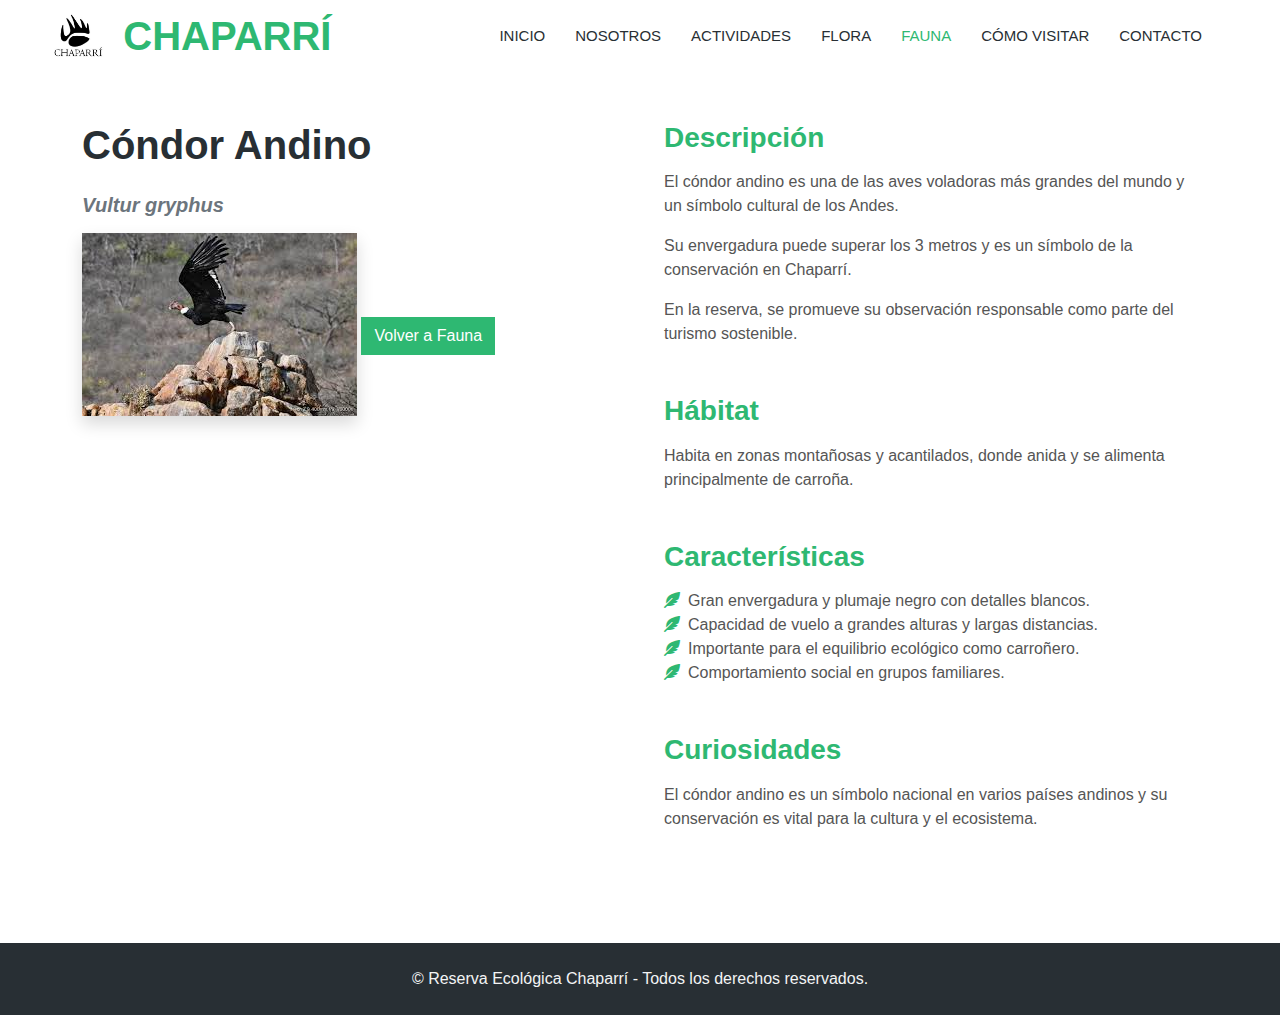
<file: condor_andino/animal.html>
<!DOCTYPE html>
<html lang="es">
  <head>
    <meta charset="utf-8" />
    <title>Cóndor Andino - Fauna de Chaparrí</title>
    <meta content="Cóndor Andino, Chaparrí, fauna, conservación" name="keywords" />
    <meta content="Información detallada sobre el Cóndor Andino en la Reserva Ecológica Chaparrí." name="description" />
    <link href="../LOGO.ico" rel="icon" />
    <link rel="stylesheet" href="../css/bootstrap.min.css" />
    <link rel="stylesheet" href="../css/style.css" />
    <link
      href="https://cdnjs.cloudflare.com/ajax/libs/font-awesome/5.10.0/css/all.min.css"
      rel="stylesheet"
    />
  </head>
  <body>
    <!-- Navbar -->
    <nav class="navbar navbar-expand-lg bg-white navbar-light sticky-top py-lg-0 px-4 px-lg-5">
      <a href="../index.html" class="navbar-brand p-0 d-flex align-items-center">
        <img class="img-fluid me-3" src="../img/logoori.jpg" alt="Logo Chaparrí" style="height: 50px;" />
        <h1 class="m-0 text-primary">CHAPARRÍ</h1>
      </a>
      <button
        class="navbar-toggler"
        type="button"
        data-bs-toggle="collapse"
        data-bs-target="#navbarCollapse"
        aria-controls="navbarCollapse"
        aria-expanded="false"
        aria-label="Toggle navigation"
      >
        <span class="navbar-toggler-icon"></span>
      </button>
      <div class="collapse navbar-collapse" id="navbarCollapse">
        <div class="navbar-nav ms-auto">
          <a href="../index.html" class="nav-item nav-link">INICIO</a>
          <a href="../about.html" class="nav-item nav-link">NOSOTROS</a>
          <a href="../service.html" class="nav-item nav-link">ACTIVIDADES</a>
          <a href="../flora.html" class="nav-item nav-link">FLORA</a>
          <a href="../animal.html" class="nav-item nav-link active">FAUNA</a>
          <a href="../visiting.html" class="nav-item nav-link">CÓMO VISITAR</a>
          <a href="../contact.html" class="nav-item nav-link">CONTACTO</a>
        </div>
      </div>
    </nav>

    <!-- Main Content -->
    <div class="container-xxl py-5">
      <div class="container">
        <div class="row g-5">
          <!-- Animal Image and Basic Info -->
          <div class="col-lg-6">
            <h1 class="mb-4">Cóndor Andino</h1>
            <h5 class="text-muted fst-italic mb-3">Vultur gryphus</h5>
            <img src="../img/condor_andino.jpeg" alt="Cóndor Andino" class="img-fluid rounded shadow mb-4" />
            <a href="../animal.html" class="btn btn-primary">Volver a Fauna</a>
          </div>

          <!-- Animal Details -->
          <div class="col-lg-6">
            <section class="mb-5">
              <h3 class="text-primary mb-3">Descripción</h3>
              <p>
                El cóndor andino es una de las aves voladoras más grandes del mundo y un símbolo cultural de los Andes.
              </p>
              <p>
                Su envergadura puede superar los 3 metros y es un símbolo de la conservación en Chaparrí.
              </p>
              <p>
                En la reserva, se promueve su observación responsable como parte del turismo sostenible.
              </p>
            </section>

            <section class="mb-5">
              <h3 class="text-primary mb-3">Hábitat</h3>
              <p>
                Habita en zonas montañosas y acantilados, donde anida y se alimenta principalmente de carroña.
              </p>
            </section>

            <section class="mb-5">
              <h3 class="text-primary mb-3">Características</h3>
              <ul class="list-unstyled">
                <li><i class="fas fa-feather-alt text-primary me-2"></i>Gran envergadura y plumaje negro con detalles blancos.</li>
                <li><i class="fas fa-feather-alt text-primary me-2"></i>Capacidad de vuelo a grandes alturas y largas distancias.</li>
                <li><i class="fas fa-feather-alt text-primary me-2"></i>Importante para el equilibrio ecológico como carroñero.</li>
                <li><i class="fas fa-feather-alt text-primary me-2"></i>Comportamiento social en grupos familiares.</li>
              </ul>
            </section>

            <section>
              <h3 class="text-primary mb-3">Curiosidades</h3>
              <p>
                El cóndor andino es un símbolo nacional en varios países andinos y su conservación es vital para la cultura y el ecosistema.
              </p>
            </section>
          </div>
        </div>
      </div>
    </div>

    <!-- Footer -->
    <footer class="bg-dark text-light py-4 mt-5">
      <div class="container text-center">
        <p class="mb-0">&copy; Reserva Ecológica Chaparrí - Todos los derechos reservados.</p>
      </div>
    </footer>

    <!-- Bootstrap JS and dependencies -->
    <script src="https://cdn.jsdelivr.net/npm/bootstrap@5.0.0/dist/js/bootstrap.bundle.min.js"></script>
  </body>
</html>
</file>
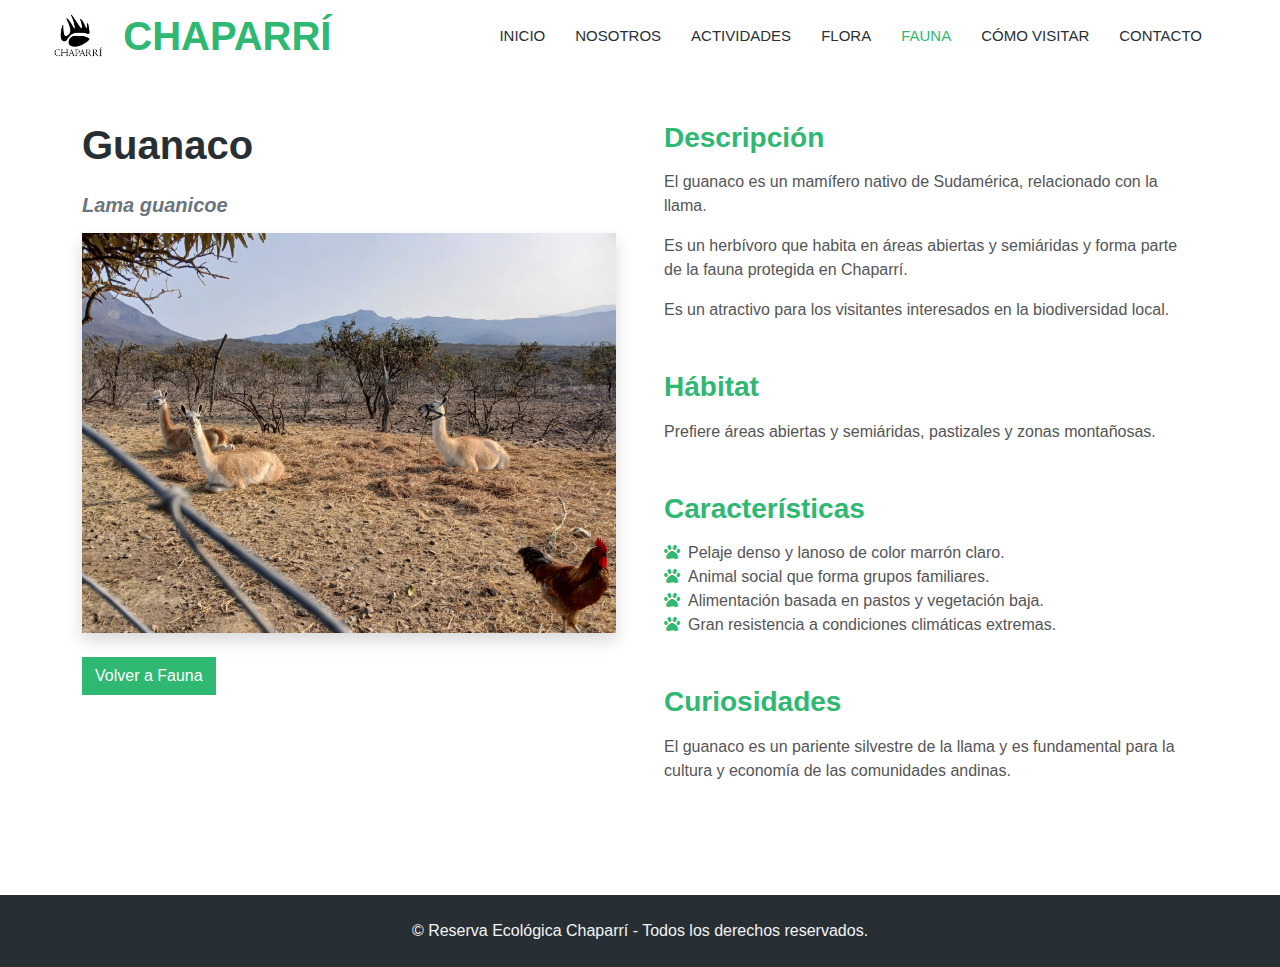
<file: guanaco/animal.html>
<!DOCTYPE html>
<html lang="es">
  <head>
    <meta charset="utf-8" />
    <title>Guanaco - Fauna de Chaparrí</title>
    <meta content="Guanaco, Chaparrí, fauna, conservación" name="keywords" />
    <meta content="Información detallada sobre el Guanaco en la Reserva Ecológica Chaparrí." name="description" />
    <link href="../LOGO.ico" rel="icon" />
    <link rel="stylesheet" href="../css/bootstrap.min.css" />
    <link rel="stylesheet" href="../css/style.css" />
    <link
      href="https://cdnjs.cloudflare.com/ajax/libs/font-awesome/5.10.0/css/all.min.css"
      rel="stylesheet"
    />
  </head>
  <body>
    <!-- Navbar -->
    <nav class="navbar navbar-expand-lg bg-white navbar-light sticky-top py-lg-0 px-4 px-lg-5">
      <a href="../index.html" class="navbar-brand p-0 d-flex align-items-center">
        <img class="img-fluid me-3" src="../img/logoori.jpg" alt="Logo Chaparrí" style="height: 50px;" />
        <h1 class="m-0 text-primary">CHAPARRÍ</h1>
      </a>
      <button
        class="navbar-toggler"
        type="button"
        data-bs-toggle="collapse"
        data-bs-target="#navbarCollapse"
        aria-controls="navbarCollapse"
        aria-expanded="false"
        aria-label="Toggle navigation"
      >
        <span class="navbar-toggler-icon"></span>
      </button>
      <div class="collapse navbar-collapse" id="navbarCollapse">
        <div class="navbar-nav ms-auto">
          <a href="../index.html" class="nav-item nav-link">INICIO</a>
          <a href="../about.html" class="nav-item nav-link">NOSOTROS</a>
          <a href="../service.html" class="nav-item nav-link">ACTIVIDADES</a>
          <a href="../flora.html" class="nav-item nav-link">FLORA</a>
          <a href="../animal.html" class="nav-item nav-link active">FAUNA</a>
          <a href="../visiting.html" class="nav-item nav-link">CÓMO VISITAR</a>
          <a href="../contact.html" class="nav-item nav-link">CONTACTO</a>
        </div>
      </div>
    </nav>

    <!-- Main Content -->
    <div class="container-xxl py-5">
      <div class="container">
        <div class="row g-5">
          <!-- Animal Image and Basic Info -->
          <div class="col-lg-6">
            <h1 class="mb-4">Guanaco</h1>
            <h5 class="text-muted fst-italic mb-3">Lama guanicoe</h5>
            <img src="../img/guanaco_grande.jpeg" alt="Guanaco" class="img-fluid rounded shadow mb-4" />
            <a href="../animal.html" class="btn btn-primary">Volver a Fauna</a>
          </div>

          <!-- Animal Details -->
          <div class="col-lg-6">
            <section class="mb-5">
              <h3 class="text-primary mb-3">Descripción</h3>
              <p>
                El guanaco es un mamífero nativo de Sudamérica, relacionado con la llama.
              </p>
              <p>
                Es un herbívoro que habita en áreas abiertas y semiáridas y forma parte de la fauna protegida en Chaparrí.
              </p>
              <p>
                Es un atractivo para los visitantes interesados en la biodiversidad local.
              </p>
            </section>

            <section class="mb-5">
              <h3 class="text-primary mb-3">Hábitat</h3>
              <p>
                Prefiere áreas abiertas y semiáridas, pastizales y zonas montañosas.
              </p>
            </section>

            <section class="mb-5">
              <h3 class="text-primary mb-3">Características</h3>
              <ul class="list-unstyled">
                <li><i class="fas fa-paw text-primary me-2"></i>Pelaje denso y lanoso de color marrón claro.</li>
                <li><i class="fas fa-paw text-primary me-2"></i>Animal social que forma grupos familiares.</li>
                <li><i class="fas fa-paw text-primary me-2"></i>Alimentación basada en pastos y vegetación baja.</li>
                <li><i class="fas fa-paw text-primary me-2"></i>Gran resistencia a condiciones climáticas extremas.</li>
              </ul>
            </section>

            <section>
              <h3 class="text-primary mb-3">Curiosidades</h3>
              <p>
                El guanaco es un pariente silvestre de la llama y es fundamental para la cultura y economía de las comunidades andinas.
              </p>
            </section>
          </div>
        </div>
      </div>
    </div>

    <!-- Footer -->
    <footer class="bg-dark text-light py-4 mt-5">
      <div class="container text-center">
        <p class="mb-0">&copy; Reserva Ecológica Chaparrí - Todos los derechos reservados.</p>
      </div>
    </footer>

    <!-- Bootstrap JS and dependencies -->
    <script src="https://cdn.jsdelivr.net/npm/bootstrap@5.0.0/dist/js/bootstrap.bundle.min.js"></script>
  </body>
</html>
</file>
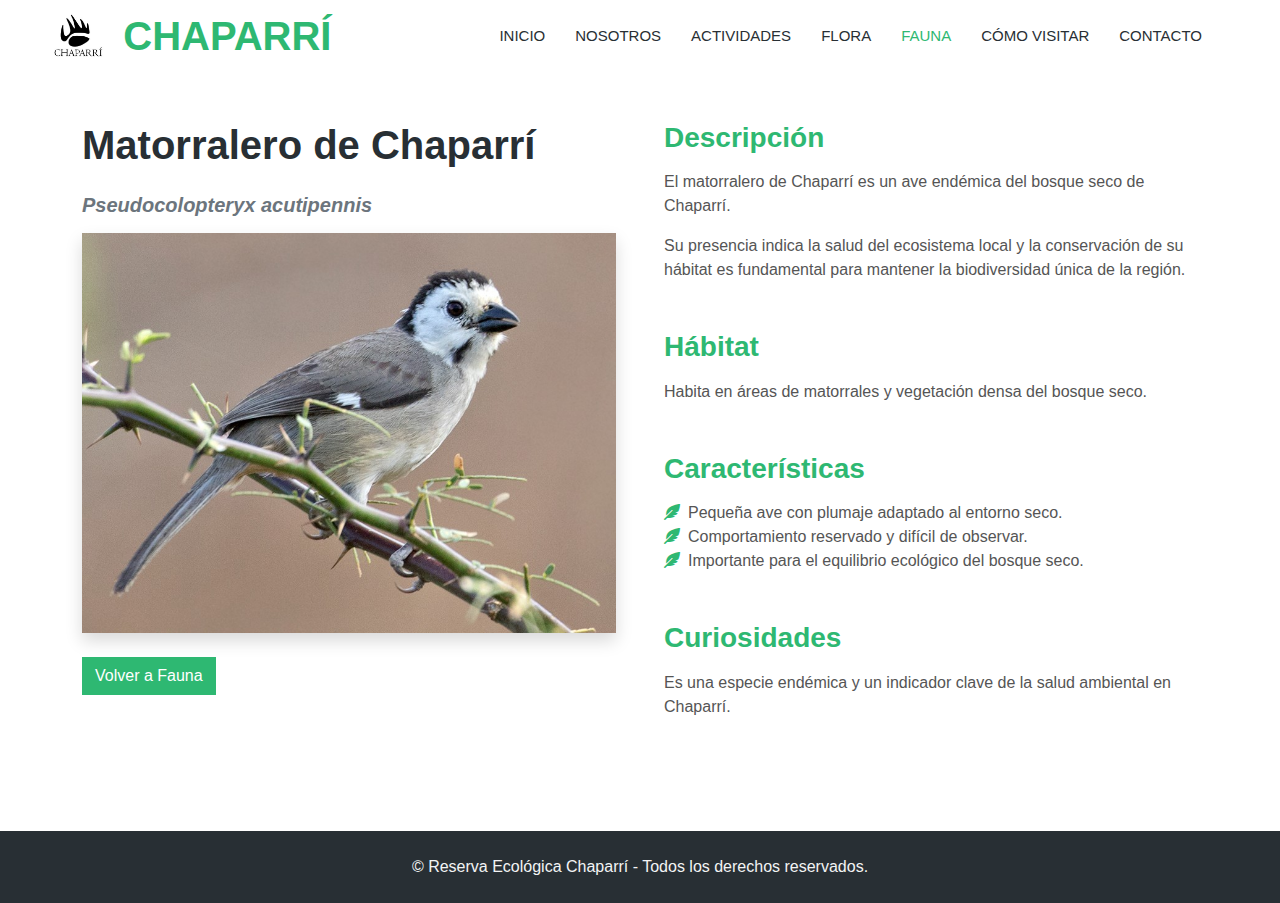
<file: matorralero/animal.html>
<!DOCTYPE html>
<html lang="es">
  <head>
    <meta charset="utf-8" />
    <title>Matorralero de Chaparrí - Fauna de Chaparrí</title>
    <meta content="Matorralero de Chaparrí, Chaparrí, fauna, conservación" name="keywords" />
    <meta content="Información detallada sobre el Matorralero de Chaparrí en la Reserva Ecológica Chaparrí." name="description" />
    <link href="../LOGO.ico" rel="icon" />
    <link rel="stylesheet" href="../css/bootstrap.min.css" />
    <link rel="stylesheet" href="../css/style.css" />
    <link
      href="https://cdnjs.cloudflare.com/ajax/libs/font-awesome/5.10.0/css/all.min.css"
      rel="stylesheet"
    />
  </head>
  <body>
    <!-- Navbar -->
    <nav class="navbar navbar-expand-lg bg-white navbar-light sticky-top py-lg-0 px-4 px-lg-5">
      <a href="../index.html" class="navbar-brand p-0 d-flex align-items-center">
        <img class="img-fluid me-3" src="../img/logoori.jpg" alt="Logo Chaparrí" style="height: 50px;" />
        <h1 class="m-0 text-primary">CHAPARRÍ</h1>
      </a>
      <button
        class="navbar-toggler"
        type="button"
        data-bs-toggle="collapse"
        data-bs-target="#navbarCollapse"
        aria-controls="navbarCollapse"
        aria-expanded="false"
        aria-label="Toggle navigation"
      >
        <span class="navbar-toggler-icon"></span>
      </button>
      <div class="collapse navbar-collapse" id="navbarCollapse">
        <div class="navbar-nav ms-auto">
          <a href="../index.html" class="nav-item nav-link">INICIO</a>
          <a href="../about.html" class="nav-item nav-link">NOSOTROS</a>
          <a href="../service.html" class="nav-item nav-link">ACTIVIDADES</a>
          <a href="../flora.html" class="nav-item nav-link">FLORA</a>
          <a href="../animal.html" class="nav-item nav-link active">FAUNA</a>
          <a href="../visiting.html" class="nav-item nav-link">CÓMO VISITAR</a>
          <a href="../contact.html" class="nav-item nav-link">CONTACTO</a>
        </div>
      </div>
    </nav>

    <!-- Main Content -->
    <div class="container-xxl py-5">
      <div class="container">
        <div class="row g-5">
          <!-- Animal Image and Basic Info -->
          <div class="col-lg-6">
            <h1 class="mb-4">Matorralero de Chaparrí</h1>
            <h5 class="text-muted fst-italic mb-3">Pseudocolopteryx acutipennis</h5>
            <img src="../img/matorralero_grande.jpeg" alt="Matorralero de Chaparrí" class="img-fluid rounded shadow mb-4" />
            <a href="../animal.html" class="btn btn-primary">Volver a Fauna</a>
          </div>

          <!-- Animal Details -->
          <div class="col-lg-6">
            <section class="mb-5">
              <h3 class="text-primary mb-3">Descripción</h3>
              <p>
                El matorralero de Chaparrí es un ave endémica del bosque seco de Chaparrí.
              </p>
              <p>
                Su presencia indica la salud del ecosistema local y la conservación de su hábitat es fundamental para mantener la biodiversidad única de la región.
              </p>
            </section>

            <section class="mb-5">
              <h3 class="text-primary mb-3">Hábitat</h3>
              <p>
                Habita en áreas de matorrales y vegetación densa del bosque seco.
              </p>
            </section>

            <section class="mb-5">
              <h3 class="text-primary mb-3">Características</h3>
              <ul class="list-unstyled">
                <li><i class="fas fa-feather-alt text-primary me-2"></i>Pequeña ave con plumaje adaptado al entorno seco.</li>
                <li><i class="fas fa-feather-alt text-primary me-2"></i>Comportamiento reservado y difícil de observar.</li>
                <li><i class="fas fa-feather-alt text-primary me-2"></i>Importante para el equilibrio ecológico del bosque seco.</li>
              </ul>
            </section>

            <section>
              <h3 class="text-primary mb-3">Curiosidades</h3>
              <p>
                Es una especie endémica y un indicador clave de la salud ambiental en Chaparrí.
              </p>
            </section>
          </div>
        </div>
      </div>
    </div>

    <!-- Footer -->
    <footer class="bg-dark text-light py-4 mt-5">
      <div class="container text-center">
        <p class="mb-0">&copy; Reserva Ecológica Chaparrí - Todos los derechos reservados.</p>
      </div>
    </footer>

    <!-- Bootstrap JS and dependencies -->
    <script src="https://cdn.jsdelivr.net/npm/bootstrap@5.0.0/dist/js/bootstrap.bundle.min.js"></script>
  </body>
</html>
</file>
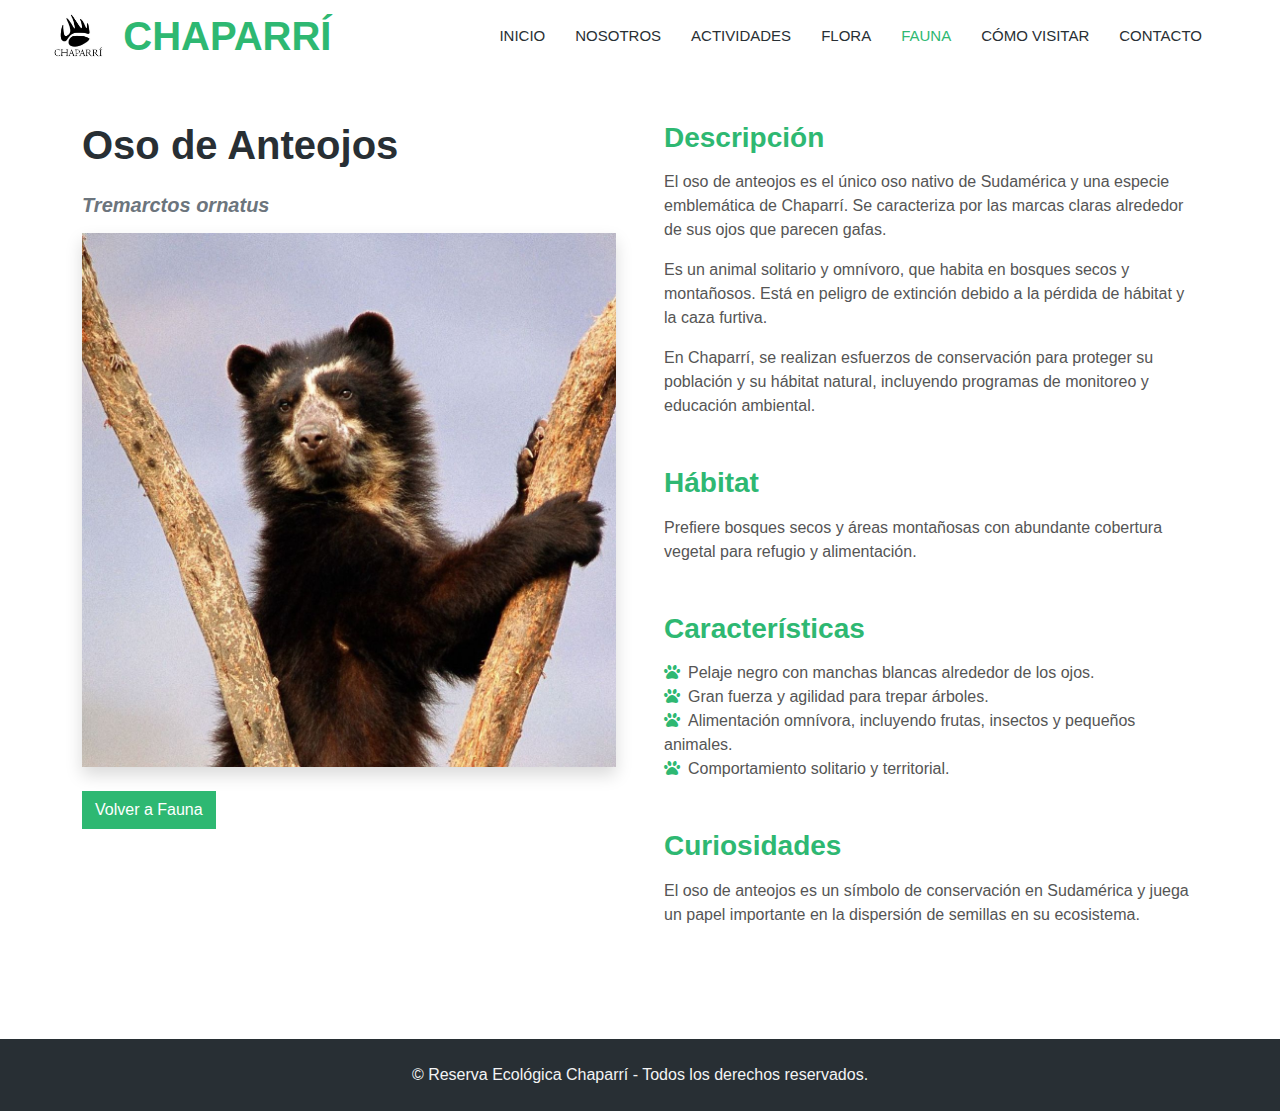
<file: oso_anteojos/animal.html>
<!DOCTYPE html>
<html lang="es">
  <head>
    <meta charset="utf-8" />
    <title>Oso de Anteojos - Fauna de Chaparrí</title>
    <meta content="Oso de Anteojos, Chaparrí, fauna, conservación" name="keywords" />
    <meta content="Información detallada sobre el Oso de Anteojos en la Reserva Ecológica Chaparrí." name="description" />
    <link href="../LOGO.ico" rel="icon" />
    <link rel="stylesheet" href="../css/bootstrap.min.css" />
    <link rel="stylesheet" href="../css/style.css" />
    <link
      href="https://cdnjs.cloudflare.com/ajax/libs/font-awesome/5.10.0/css/all.min.css"
      rel="stylesheet"
    />
  </head>
  <body>
    <!-- Navbar -->
    <nav class="navbar navbar-expand-lg bg-white navbar-light sticky-top py-lg-0 px-4 px-lg-5">
      <a href="../index.html" class="navbar-brand p-0 d-flex align-items-center">
        <img class="img-fluid me-3" src="../img/logoori.jpg" alt="Logo Chaparrí" style="height: 50px;" />
        <h1 class="m-0 text-primary">CHAPARRÍ</h1>
      </a>
      <button
        class="navbar-toggler"
        type="button"
        data-bs-toggle="collapse"
        data-bs-target="#navbarCollapse"
        aria-controls="navbarCollapse"
        aria-expanded="false"
        aria-label="Toggle navigation"
      >
        <span class="navbar-toggler-icon"></span>
      </button>
      <div class="collapse navbar-collapse" id="navbarCollapse">
        <div class="navbar-nav ms-auto">
          <a href="../index.html" class="nav-item nav-link">INICIO</a>
          <a href="../about.html" class="nav-item nav-link">NOSOTROS</a>
          <a href="../service.html" class="nav-item nav-link">ACTIVIDADES</a>
          <a href="../flora.html" class="nav-item nav-link">FLORA</a>
          <a href="../animal.html" class="nav-item nav-link active">FAUNA</a>
          <a href="../visiting.html" class="nav-item nav-link">CÓMO VISITAR</a>
          <a href="../contact.html" class="nav-item nav-link">CONTACTO</a>
        </div>
      </div>
    </nav>

    <!-- Main Content -->
    <div class="container-xxl py-5">
      <div class="container">
        <div class="row g-5">
          <!-- Animal Image and Basic Info -->
          <div class="col-lg-6">
            <h1 class="mb-4">Oso de Anteojos</h1>
            <h5 class="text-muted fst-italic mb-3">Tremarctos ornatus</h5>
            <img src="../img/oso_anteojos_grande.jpg" alt="Oso de Anteojos" class="img-fluid rounded shadow mb-4" />
            <a href="../animal.html" class="btn btn-primary">Volver a Fauna</a>
          </div>

          <!-- Animal Details -->
          <div class="col-lg-6">
            <section class="mb-5">
              <h3 class="text-primary mb-3">Descripción</h3>
              <p>
                El oso de anteojos es el único oso nativo de Sudamérica y una especie emblemática de Chaparrí. Se caracteriza por las marcas claras alrededor de sus ojos que parecen gafas.
              </p>
              <p>
                Es un animal solitario y omnívoro, que habita en bosques secos y montañosos. Está en peligro de extinción debido a la pérdida de hábitat y la caza furtiva.
              </p>
              <p>
                En Chaparrí, se realizan esfuerzos de conservación para proteger su población y su hábitat natural, incluyendo programas de monitoreo y educación ambiental.
              </p>
            </section>

            <section class="mb-5">
              <h3 class="text-primary mb-3">Hábitat</h3>
              <p>
                Prefiere bosques secos y áreas montañosas con abundante cobertura vegetal para refugio y alimentación.
              </p>
            </section>

            <section class="mb-5">
              <h3 class="text-primary mb-3">Características</h3>
              <ul class="list-unstyled">
                <li><i class="fas fa-paw text-primary me-2"></i>Pelaje negro con manchas blancas alrededor de los ojos.</li>
                <li><i class="fas fa-paw text-primary me-2"></i>Gran fuerza y agilidad para trepar árboles.</li>
                <li><i class="fas fa-paw text-primary me-2"></i>Alimentación omnívora, incluyendo frutas, insectos y pequeños animales.</li>
                <li><i class="fas fa-paw text-primary me-2"></i>Comportamiento solitario y territorial.</li>
              </ul>
            </section>

            <section>
              <h3 class="text-primary mb-3">Curiosidades</h3>
              <p>
                El oso de anteojos es un símbolo de conservación en Sudamérica y juega un papel importante en la dispersión de semillas en su ecosistema.
              </p>
            </section>
          </div>
        </div>
      </div>
    </div>

    <!-- Footer -->
    <footer class="bg-dark text-light py-4 mt-5">
      <div class="container text-center">
        <p class="mb-0">&copy; Reserva Ecológica Chaparrí - Todos los derechos reservados.</p>
      </div>
    </footer>

    <!-- Bootstrap JS and dependencies -->
    <script src="https://cdn.jsdelivr.net/npm/bootstrap@5.0.0/dist/js/bootstrap.bundle.min.js"></script>
  </body>
</html>
</file>
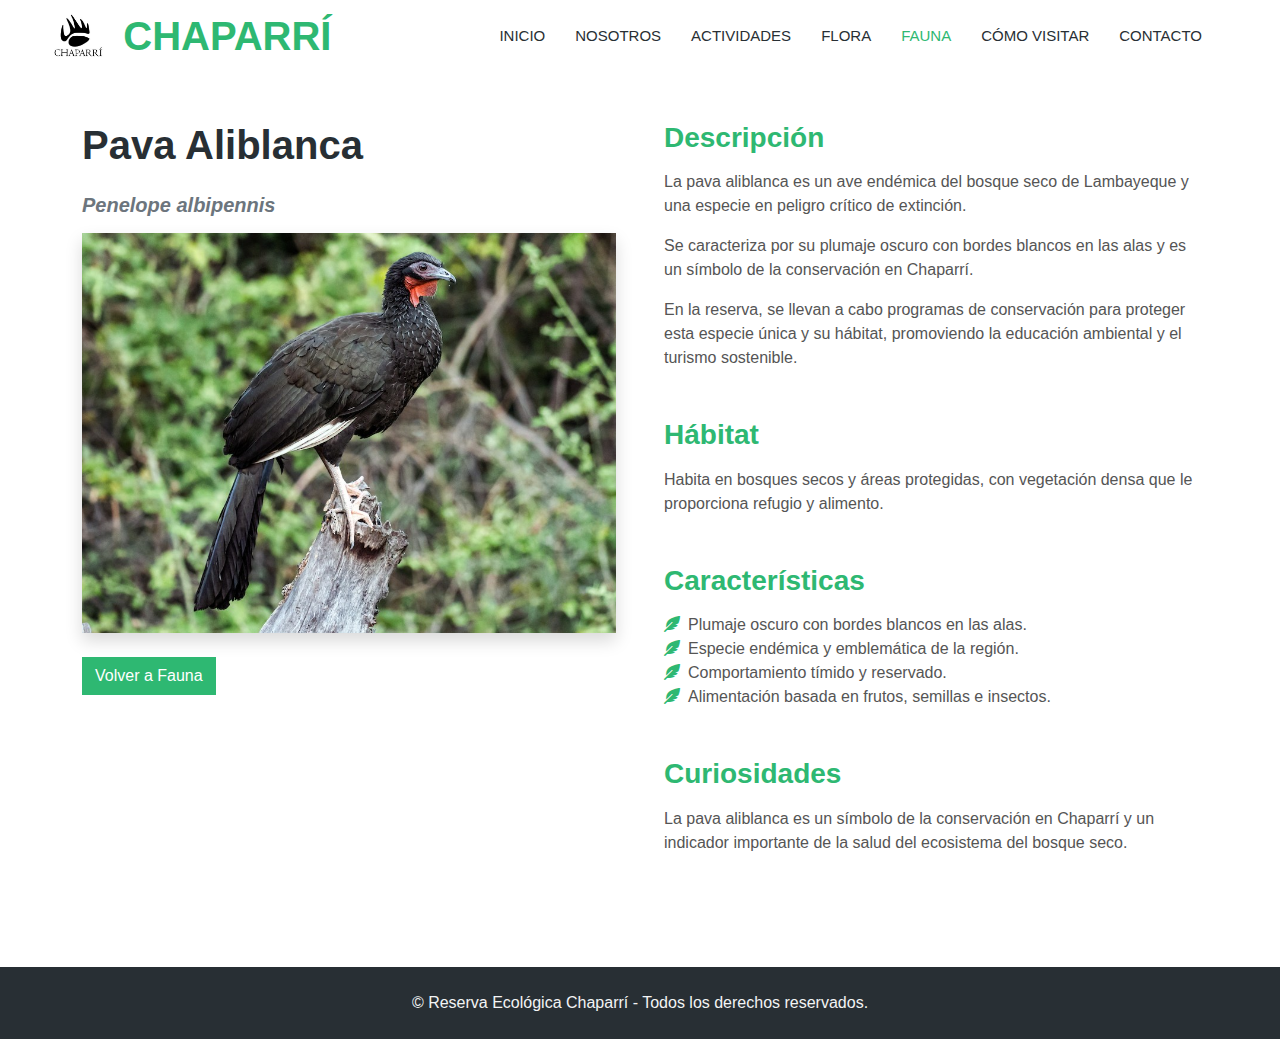
<file: pava_aliblanca/animal.html>
<!DOCTYPE html>
<html lang="es">
  <head>
    <meta charset="utf-8" />
    <title>Pava Aliblanca - Fauna de Chaparrí</title>
    <meta content="Pava Aliblanca, Chaparrí, fauna, conservación" name="keywords" />
    <meta content="Información detallada sobre la Pava Aliblanca en la Reserva Ecológica Chaparrí." name="description" />
    <link href="../LOGO.ico" rel="icon" />
    <link rel="stylesheet" href="../css/bootstrap.min.css" />
    <link rel="stylesheet" href="../css/style.css" />
    <link
      href="https://cdnjs.cloudflare.com/ajax/libs/font-awesome/5.10.0/css/all.min.css"
      rel="stylesheet"
    />
  </head>
  <body>
    <!-- Navbar -->
    <nav class="navbar navbar-expand-lg bg-white navbar-light sticky-top py-lg-0 px-4 px-lg-5">
      <a href="../index.html" class="navbar-brand p-0 d-flex align-items-center">
        <img class="img-fluid me-3" src="../img/logoori.jpg" alt="Logo Chaparrí" style="height: 50px;" />
        <h1 class="m-0 text-primary">CHAPARRÍ</h1>
      </a>
      <button
        class="navbar-toggler"
        type="button"
        data-bs-toggle="collapse"
        data-bs-target="#navbarCollapse"
        aria-controls="navbarCollapse"
        aria-expanded="false"
        aria-label="Toggle navigation"
      >
        <span class="navbar-toggler-icon"></span>
      </button>
      <div class="collapse navbar-collapse" id="navbarCollapse">
        <div class="navbar-nav ms-auto">
          <a href="../index.html" class="nav-item nav-link">INICIO</a>
          <a href="../about.html" class="nav-item nav-link">NOSOTROS</a>
          <a href="../service.html" class="nav-item nav-link">ACTIVIDADES</a>
          <a href="../flora.html" class="nav-item nav-link">FLORA</a>
          <a href="../animal.html" class="nav-item nav-link active">FAUNA</a>
          <a href="../visiting.html" class="nav-item nav-link">CÓMO VISITAR</a>
          <a href="../contact.html" class="nav-item nav-link">CONTACTO</a>
        </div>
      </div>
    </nav>

    <!-- Main Content -->
    <div class="container-xxl py-5">
      <div class="container">
        <div class="row g-5">
          <!-- Animal Image and Basic Info -->
          <div class="col-lg-6">
            <h1 class="mb-4">Pava Aliblanca</h1>
            <h5 class="text-muted fst-italic mb-3">Penelope albipennis</h5>
            <img src="../img/pava_aliblanca_grande.jpeg" alt="Pava Aliblanca" class="img-fluid rounded shadow mb-4" />
            <a href="../animal.html" class="btn btn-primary">Volver a Fauna</a>
          </div>

          <!-- Animal Details -->
          <div class="col-lg-6">
            <section class="mb-5">
              <h3 class="text-primary mb-3">Descripción</h3>
              <p>
                La pava aliblanca es un ave endémica del bosque seco de Lambayeque y una especie en peligro crítico de extinción.
              </p>
              <p>
                Se caracteriza por su plumaje oscuro con bordes blancos en las alas y es un símbolo de la conservación en Chaparrí.
              </p>
              <p>
                En la reserva, se llevan a cabo programas de conservación para proteger esta especie única y su hábitat, promoviendo la educación ambiental y el turismo sostenible.
              </p>
            </section>

            <section class="mb-5">
              <h3 class="text-primary mb-3">Hábitat</h3>
              <p>
                Habita en bosques secos y áreas protegidas, con vegetación densa que le proporciona refugio y alimento.
              </p>
            </section>

            <section class="mb-5">
              <h3 class="text-primary mb-3">Características</h3>
              <ul class="list-unstyled">
                <li><i class="fas fa-feather-alt text-primary me-2"></i>Plumaje oscuro con bordes blancos en las alas.</li>
                <li><i class="fas fa-feather-alt text-primary me-2"></i>Especie endémica y emblemática de la región.</li>
                <li><i class="fas fa-feather-alt text-primary me-2"></i>Comportamiento tímido y reservado.</li>
                <li><i class="fas fa-feather-alt text-primary me-2"></i>Alimentación basada en frutos, semillas e insectos.</li>
              </ul>
            </section>

            <section>
              <h3 class="text-primary mb-3">Curiosidades</h3>
              <p>
                La pava aliblanca es un símbolo de la conservación en Chaparrí y un indicador importante de la salud del ecosistema del bosque seco.
              </p>
            </section>
          </div>
        </div>
      </div>
    </div>

    <!-- Footer -->
    <footer class="bg-dark text-light py-4 mt-5">
      <div class="container text-center">
        <p class="mb-0">&copy; Reserva Ecológica Chaparrí - Todos los derechos reservados.</p>
      </div>
    </footer>

    <!-- Bootstrap JS and dependencies -->
    <script src="https://cdn.jsdelivr.net/npm/bootstrap@5.0.0/dist/js/bootstrap.bundle.min.js"></script>
  </body>
</html>
</file>
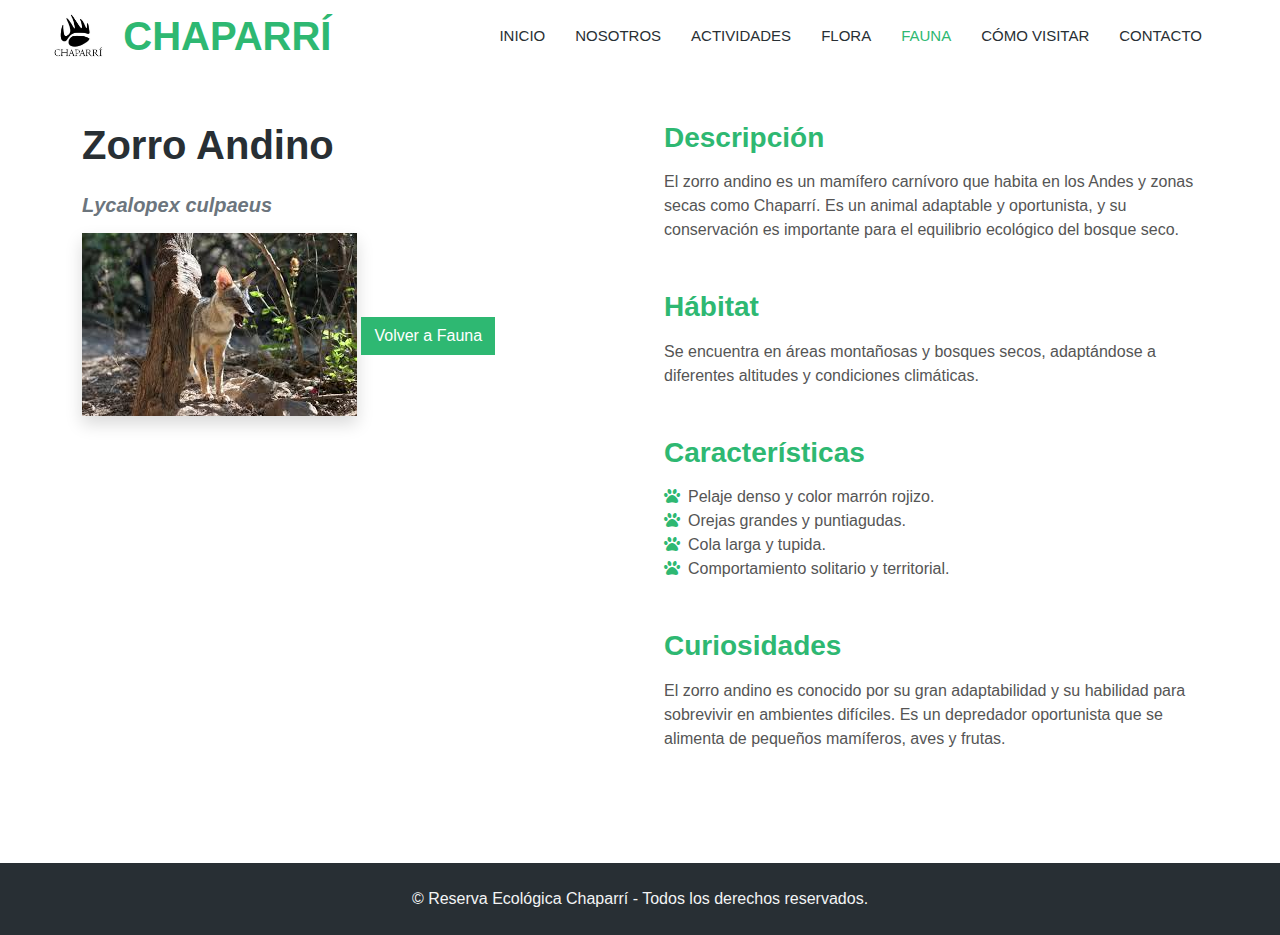
<file: zorro_andino/animal.html>
<!DOCTYPE html>
<html lang="es">
  <head>
    <meta charset="utf-8" />
    <title>Zorro Andino - Fauna de Chaparrí</title>
    <meta content="Zorro Andino, Chaparrí, fauna, conservación" name="keywords" />
    <meta content="Información detallada sobre el Zorro Andino en la Reserva Ecológica Chaparrí." name="description" />
    <link href="../LOGO.ico" rel="icon" />
    <link rel="stylesheet" href="../css/bootstrap.min.css" />
    <link rel="stylesheet" href="../css/style.css" />
    <link
      href="https://cdnjs.cloudflare.com/ajax/libs/font-awesome/5.10.0/css/all.min.css"
      rel="stylesheet"
    />
  </head>
  <body>
    <!-- Navbar -->
    <nav class="navbar navbar-expand-lg bg-white navbar-light sticky-top py-lg-0 px-4 px-lg-5">
      <a href="../index.html" class="navbar-brand p-0 d-flex align-items-center">
        <img class="img-fluid me-3" src="../img/logoori.jpg" alt="Logo Chaparrí" style="height: 50px;" />
        <h1 class="m-0 text-primary">CHAPARRÍ</h1>
      </a>
      <button
        class="navbar-toggler"
        type="button"
        data-bs-toggle="collapse"
        data-bs-target="#navbarCollapse"
        aria-controls="navbarCollapse"
        aria-expanded="false"
        aria-label="Toggle navigation"
      >
        <span class="navbar-toggler-icon"></span>
      </button>
      <div class="collapse navbar-collapse" id="navbarCollapse">
        <div class="navbar-nav ms-auto">
          <a href="../index.html" class="nav-item nav-link">INICIO</a>
          <a href="../about.html" class="nav-item nav-link">NOSOTROS</a>
          <a href="../service.html" class="nav-item nav-link">ACTIVIDADES</a>
          <a href="../flora.html" class="nav-item nav-link">FLORA</a>
          <a href="../animal.html" class="nav-item nav-link active">FAUNA</a>
          <a href="../visiting.html" class="nav-item nav-link">CÓMO VISITAR</a>
          <a href="../contact.html" class="nav-item nav-link">CONTACTO</a>
        </div>
      </div>
    </nav>

    <!-- Main Content -->
    <div class="container-xxl py-5">
      <div class="container">
        <div class="row g-5">
          <!-- Animal Image and Basic Info -->
          <div class="col-lg-6">
            <h1 class="mb-4">Zorro Andino</h1>
            <h5 class="text-muted fst-italic mb-3">Lycalopex culpaeus</h5>
            <img src="../img/zorro_andino.jpeg" alt="Zorro Andino" class="img-fluid rounded shadow mb-4" />
            <a href="../animal.html" class="btn btn-primary">Volver a Fauna</a>
          </div>

          <!-- Animal Details -->
          <div class="col-lg-6">
            <section class="mb-5">
              <h3 class="text-primary mb-3">Descripción</h3>
              <p>
                El zorro andino es un mamífero carnívoro que habita en los Andes y zonas secas como Chaparrí. Es un animal adaptable y oportunista, y su conservación es importante para el equilibrio ecológico del bosque seco.
              </p>
            </section>

            <section class="mb-5">
              <h3 class="text-primary mb-3">Hábitat</h3>
              <p>
                Se encuentra en áreas montañosas y bosques secos, adaptándose a diferentes altitudes y condiciones climáticas.
              </p>
            </section>

            <section class="mb-5">
              <h3 class="text-primary mb-3">Características</h3>
              <ul class="list-unstyled">
                <li><i class="fas fa-paw text-primary me-2"></i>Pelaje denso y color marrón rojizo.</li>
                <li><i class="fas fa-paw text-primary me-2"></i>Orejas grandes y puntiagudas.</li>
                <li><i class="fas fa-paw text-primary me-2"></i>Cola larga y tupida.</li>
                <li><i class="fas fa-paw text-primary me-2"></i>Comportamiento solitario y territorial.</li>
              </ul>
            </section>

            <section>
              <h3 class="text-primary mb-3">Curiosidades</h3>
              <p>
                El zorro andino es conocido por su gran adaptabilidad y su habilidad para sobrevivir en ambientes difíciles. Es un depredador oportunista que se alimenta de pequeños mamíferos, aves y frutas.
              </p>
            </section>
          </div>
        </div>
      </div>
    </div>

    <!-- Footer -->
    <footer class="bg-dark text-light py-4 mt-5">
      <div class="container text-center">
        <p class="mb-0">&copy; Reserva Ecológica Chaparrí - Todos los derechos reservados.</p>
      </div>
    </footer>

    <!-- Bootstrap JS and dependencies -->
    <script src="https://cdn.jsdelivr.net/npm/bootstrap@5.0.0/dist/js/bootstrap.bundle.min.js"></script>
  </body>
</html>
</file>
<file: css/style.css>
/********** Template CSS **********/
:root {
    --primary: #2EB872;
    --light: #F3F4F5;
    --dark: #282F34;
}

.back-to-top {
    position: fixed;
    display: none;
    right: 45px;
    bottom: 45px;
    z-index: 99;
}


/*** Spinner ***/
#spinner {
    opacity: 0;
    visibility: hidden;
    transition: opacity .5s ease-out, visibility 0s linear .5s;
    z-index: 99999;
}

#spinner.show {
    transition: opacity .5s ease-out, visibility 0s linear 0s;
    visibility: visible;
    opacity: 1;
}


/*** Button ***/
.btn {
    font-weight: 500;
    transition: .5s;
}

.btn.btn-primary,
.btn.btn-secondary {
    color: #FFFFFF;
}

.btn-square {
    width: 38px;
    height: 38px;
}

.btn-sm-square {
    width: 32px;
    height: 32px;
}

.btn-lg-square {
    width: 48px;
    height: 48px;
}

.btn-square,
.btn-sm-square,
.btn-lg-square {
    padding: 0;
    display: flex;
    align-items: center;
    justify-content: center;
    font-weight: normal;
}


/*** Navbar ***/
.navbar.sticky-top {
    top: -100px;
    transition: .5s;
}

.navbar .navbar-brand {
    display: flex;
    align-items: center;
}

.navbar .navbar-brand img {
    max-height: 50px;
}

.navbar .dropdown-toggle::after {
    border: none;
    content: "\f107";
    font-family: "Font Awesome 5 Free";
    font-weight: 900;
    vertical-align: middle;
    margin-left: 8px;
}

.navbar .navbar-nav .nav-link {
    margin-right: 30px;
    padding: 25px 0;
    color: #FFFFFF;
    font-size: 15px;
    font-weight: 500;
    text-transform: uppercase;
    outline: none;
}

.navbar .navbar-nav .nav-link:hover,
.navbar .navbar-nav .nav-link.active {
    color: var(--primary);
}

@media (max-width: 991.98px) {
    .navbar .navbar-nav .nav-link  {
        margin-right: 0;
        padding: 10px 0;
    }

    .navbar .navbar-nav {
        border-top: 1px solid #EEEEEE;
    }
}

.navbar .navbar-nav .nav-link {
    color: var(--dark);
    font-weight: 500;
}

@media (min-width: 992px) {
    .navbar .nav-item .dropdown-menu {
        display: block;
        border: none;
        margin-top: 0;
        top: 150%;
        opacity: 0;
        visibility: hidden;
        transition: .5s;
    }

    .navbar .nav-item:hover .dropdown-menu {
        top: 100%;
        visibility: visible;
        transition: .5s;
        opacity: 1;
    }
}


/*** Header ***/
.header-bg {
    background: linear-gradient(rgba(0, 0, 0, .7), rgba(0, 0, 0, .7)), url(../img/bg-1.jpg) center center no-repeat;
    background-size: cover;
}

.btn-play {
    position: relative;
    display: block;
    box-sizing: content-box;
    width: 16px;
    height: 26px;
    border-radius: 100%;
    border: none;
    outline: none !important;
    padding: 18px 20px 20px 28px;
    background: #FFFFFF;
}

.btn-play:before {
    content: "";
    position: absolute;
    z-index: 0;
    left: 50%;
    top: 50%;
    transform: translateX(-50%) translateY(-50%);
    display: block;
    width: 60px;
    height: 60px;
    background: #FFFFFF;
    border-radius: 100%;
    animation: pulse-border 1500ms ease-out infinite;
}

.btn-play:after {
    content: "";
    position: absolute;
    z-index: 1;
    left: 50%;
    top: 50%;
    transform: translateX(-50%) translateY(-50%);
    display: block;
    width: 60px;
    height: 60px;
    background: #FFFFFF;
    border-radius: 100%;
    transition: all 200ms;
}

.btn-play span {
    display: block;
    position: relative;
    z-index: 3;
    width: 0;
    height: 0;
    left: -1px;
    border-left: 16px solid var(--primary);
    border-top: 11px solid transparent;
    border-bottom: 11px solid transparent;
}

@keyframes pulse-border {
    0% {
        transform: translateX(-50%) translateY(-50%) translateZ(0) scale(1);
        opacity: 1;
    }

    100% {
        transform: translateX(-50%) translateY(-50%) translateZ(0) scale(2);
        opacity: 0;
    }
}

.modal-video .modal-dialog {
    position: relative;
    max-width: 800px;
    margin: 60px auto 0 auto;
}

.modal-video .modal-body {
    position: relative;
    padding: 0px;
}

.modal-video .close {
    position: absolute;
    width: 30px;
    height: 30px;
    right: 0px;
    top: -30px;
    z-index: 999;
    font-size: 30px;
    font-weight: normal;
    color: #FFFFFF;
    background: #000000;
    opacity: 1;
}

.header-carousel .owl-nav {
    position: absolute;
    width: 200px;
    height: 40px;
    bottom: 30px;
    left: 50%;
    transform: translateX(-50%);
    display: flex;
    justify-content: space-between;
}

.header-carousel .owl-nav .owl-prev,
.header-carousel .owl-nav .owl-next {
    width: 40px;
    height: 40px;
    display: flex;
    align-items: center;
    justify-content: center;
    color: #FFFFFF;
    background: transparent;
    border: 1px solid #FFFFFF;
    font-size: 22px;
    transition: .5s;
}

.header-carousel .owl-nav .owl-prev:hover,
.header-carousel .owl-nav .owl-next:hover {
    background: var(--primary);
    border-color: var(--primary);
}

.header-carousel .owl-dots {
    position: absolute;
    height: 45px;
    bottom: 30px;
    left: 50%;
    transform: translateX(-50%);
    display: flex;
    align-items: center;
    justify-content: center;
}

.header-carousel .owl-dot {
    position: relative;
    display: inline-block;
    margin: 0 5px;
    width: 15px;
    height: 15px;
    background: transparent;
    border: 1px solid #FFFFFF;
    transition: .5s;
}

.header-carousel .owl-dot::after {
    position: absolute;
    content: "";
    width: 5px;
    height: 5px;
    top: 4px;
    left: 4px;
    background: #FFFFFF;
    border-radius: 5px;
}

.header-carousel .owl-dot.active {
    background: var(--primary);
    border-color: var(--primary);
}

.breadcrumb-item + .breadcrumb-item::before {
    color: var(--light);
}


/*** Img Border ***/
.img-border {
    position: relative;
    height: 100%;
    min-height: 400px;
}

.img-border::before {
    position: absolute;
    content: "";
    top: 0;
    left: 0;
    right: 3rem;
    bottom: 3rem;
    border: 5px solid var(--primary);
}

.img-border img {
    position: absolute;
    top: 3rem;
    left: 3rem;
    width: calc(100% - 3rem);
    height: calc(100% - 3rem);
    object-fit: cover;
}


/*** Facts & Visiting Hours ***/
.facts {
    background: linear-gradient(rgba(0, 0, 0, .7), rgba(0, 0, 0, .7)), url(../img/bg-1.jpg) center center no-repeat;
    background-size: cover;
}

.visiting-hours {
    background: linear-gradient(rgba(0, 0, 0, .7), rgba(0, 0, 0, .7)), url(../img/bg-2.jpg) center center no-repeat;
    background-size: cover;
}

.visiting-hours .list-group-item {
    display: flex;
    justify-content: space-between;
    color: var(--light);
    background: rgba(0, 0, 0, .15);
    border-color: rgba(255, 255, 255, .15);
}

.visiting-hours .table {
    color: var(--light);
    background: rgba(0, 0, 0, .15);
}

.visiting-hours .table td {
    padding: .5rem 1rem;
    border-color: rgba(255, 255, 255, .15);
}

.visiting-hours .table tr:last-child td {
    border: none;
}


/*** Animal ***/
.animal-item {
    position: relative;
    display: block;
}

.animal-item .animal-text {
    position: absolute;
    width: 100%;
    height: 100%;
    top: 0;
    left: 0;
    background: rgba(0, 0, 0, .7);
    display: flex;
    flex-direction: column;
    justify-content: flex-end;
    padding-bottom: 100px !important;
    opacity: 0;
    transition: .5s;
}

.animal-item:hover .animal-text {
    opacity: 1;
    padding-bottom: 20px !important;
}


/*** Membership ***/
.membership-item {
    padding: 45px 30px;
    color: #FFFFFF;
    background: rgba(0, 0, 0, .7);
}

.membership-item img {
    position: absolute;
    top: 0;
    left: 0;
    width: 100%;
    height: 100%;
    object-fit: cover;
    z-index: -1;
}

.membership-item .display-1 {
    color: transparent;
    -webkit-text-stroke: 2px var(--primary);
}


/*** Testimonial ***/
.testimonial-carousel::before {
    position: absolute;
    content: "";
    top: 0;
    left: 0;
    height: 100%;
    width: 0;
    background: linear-gradient(to right, rgba(255, 255, 255, 1) 0%, rgba(255, 255, 255, 0) 100%);
    z-index: 1;
}

.testimonial-carousel::after {
    position: absolute;
    content: "";
    top: 0;
    right: 0;
    height: 100%;
    width: 0;
    background: linear-gradient(to left, rgba(255, 255, 255, 1) 0%, rgba(255, 255, 255, 0) 100%);
    z-index: 1;
}

@media (min-width: 768px) {
    .testimonial-carousel::before,
    .testimonial-carousel::after {
        width: 200px;
    }
}

@media (min-width: 992px) {
    .testimonial-carousel::before,
    .testimonial-carousel::after {
        width: 300px;
    }
}

.testimonial-carousel .owl-item .testimonial-text {
    background: var(--light);
    transform: scale(.8);
    transition: .5s;
}

.testimonial-carousel .owl-item.center .testimonial-text {
    background: var(--primary);
    transform: scale(1);
}

.testimonial-carousel .owl-item .testimonial-text *,
.testimonial-carousel .owl-item .testimonial-item img {
    transition: .5s;
}

.testimonial-carousel .owl-item.center .testimonial-text * {
    color: var(--light) !important;
}

.testimonial-carousel .owl-item.center .testimonial-item img {
    border-color: var(--primary) !important;
} 

.testimonial-carousel .owl-nav {
    position: absolute;
    width: 350px;
    top: 15px;
    left: 50%;
    transform: translateX(-50%);
    display: flex;
    justify-content: space-between;
    opacity: 0;
    transition: .5s;
    z-index: 1;
}

.testimonial-carousel:hover .owl-nav {
    width: 300px;
    opacity: 1;
}

.testimonial-carousel .owl-nav .owl-prev,
.testimonial-carousel .owl-nav .owl-next {
    position: relative;
    color: var(--primary);
    font-size: 45px;
    transition: .5s;
}

.testimonial-carousel .owl-nav .owl-prev:hover,
.testimonial-carousel .owl-nav .owl-next:hover {
    color: var(--dark);
}


/*** Footer ***/
.footer {
    background: linear-gradient(rgba(0, 0, 0, .7), rgba(0, 0, 0, .7)), url(../img/bg-2.jpg) center center no-repeat;
    background-size: cover;
}

.footer .btn.btn-social {
    margin-right: 5px;
    width: 35px;
    height: 35px;
    display: flex;
    align-items: center;
    justify-content: center;
    color: var(--light);
    border: 1px solid #FFFFFF;
    transition: .3s;
}

.footer .btn.btn-social:hover {
    color: var(--primary);
}

.footer .btn.btn-link {
    display: block;
    margin-bottom: 5px;
    padding: 0;
    text-align: left;
    color: #FFFFFF;
    font-size: 15px;
    font-weight: normal;
    text-transform: capitalize;
    transition: .3s;
}

.footer .btn.btn-link::before {
    position: relative;
    content: "\f105";
    font-family: "Font Awesome 5 Free";
    font-weight: 900;
    margin-right: 10px;
}

.footer .btn.btn-link:hover {
    color: var(--primary);
    letter-spacing: 1px;
    box-shadow: none;
}

/*** WhatsApp Floating Icon ***/
.whatsapp-float {
    position: fixed;
    width: 60px;
    height: 60px;
    bottom: 90px;
    left: 45px;
    bottom: 45px;
    background-color: #25d366;
    color: white;
    border-radius: 50%;
    text-align: center;
    font-size: 30px;
    box-shadow: 0 4px 8px rgba(0,0,0,0.3);
    z-index: 99;
    transition: transform 0.3s ease-in-out;
    display: flex;
    align-items: center;
    justify-content: center;
}

.whatsapp-float:hover {
    transform: scale(1.1);
    animation: pulse 1.5s infinite;
}

@keyframes pulse {
    0% {
        box-shadow: 0 0 0 0 rgba(37, 211, 102, 0.7);
    }
    70% {
        box-shadow: 0 0 0 10px rgba(37, 211, 102, 0);
    }
    100% {
        box-shadow: 0 0 0 0 rgba(37, 211, 102, 0);
    }
}
</file>
